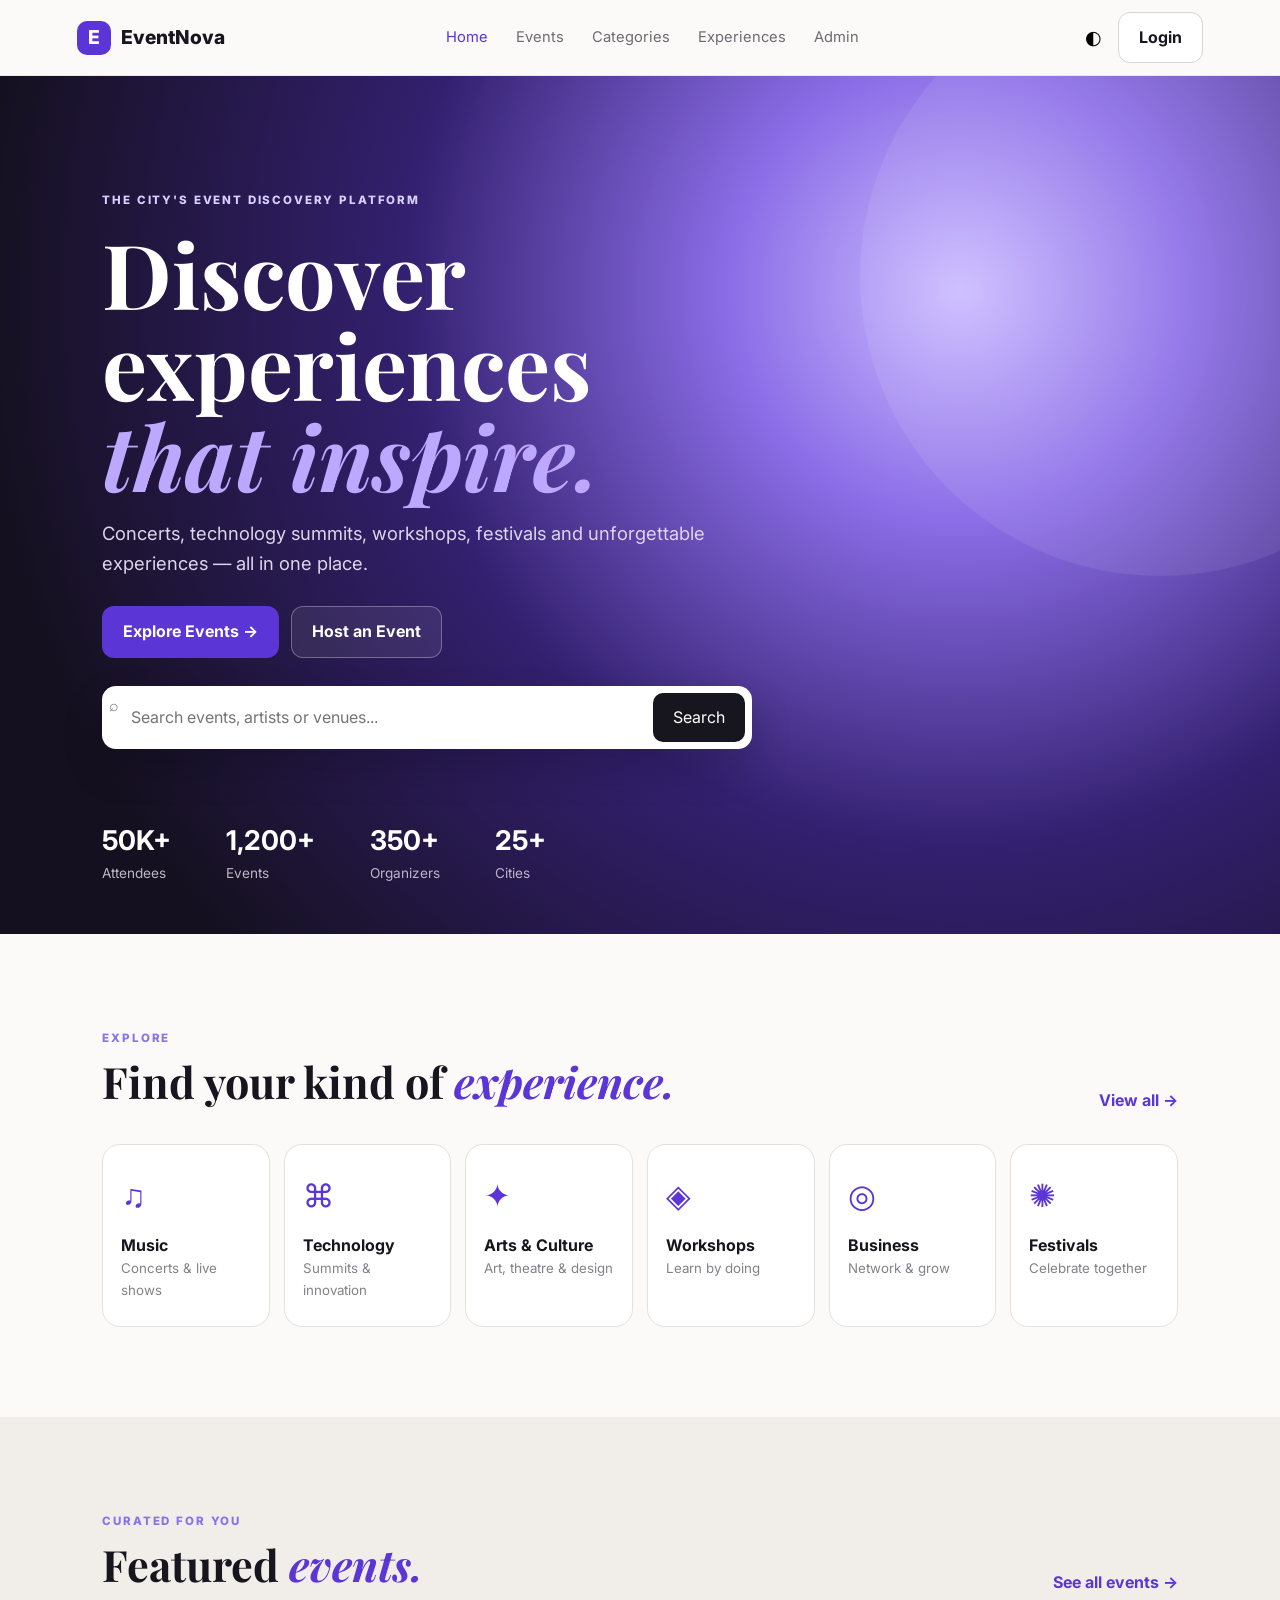
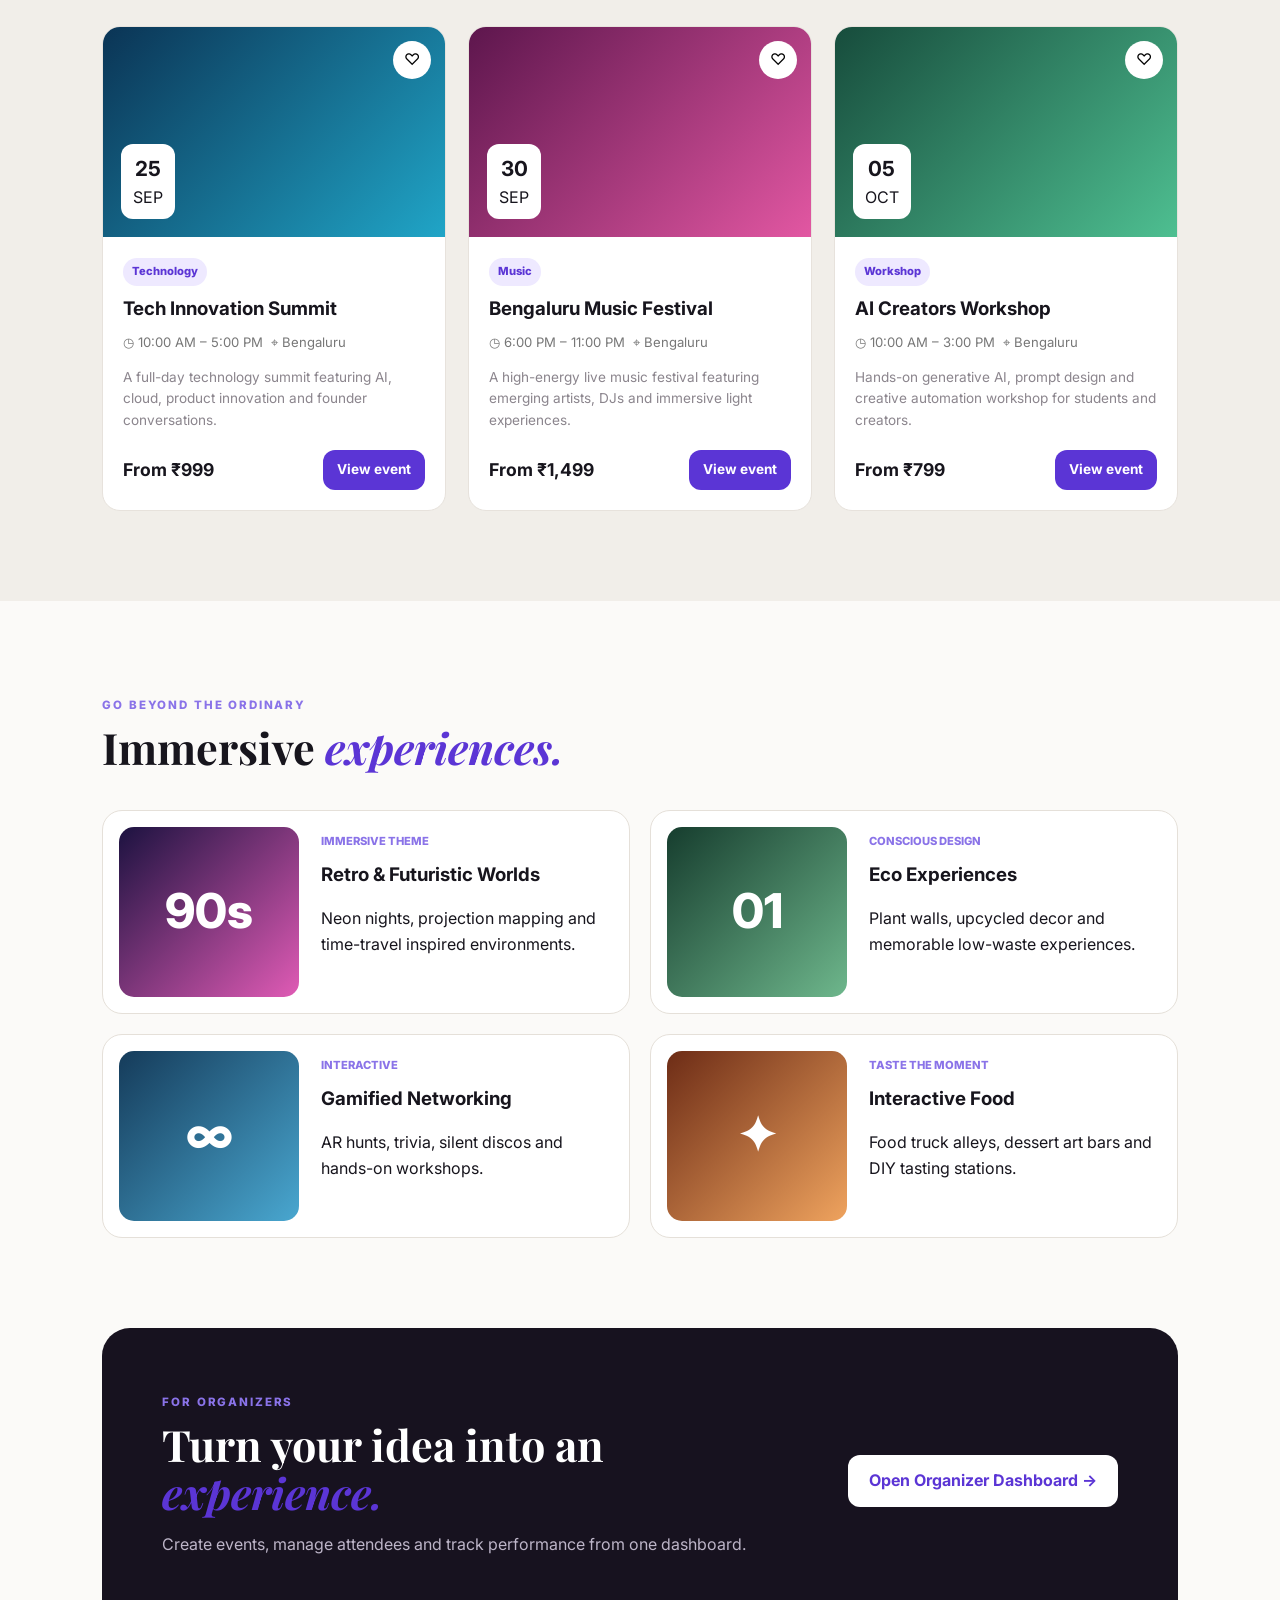
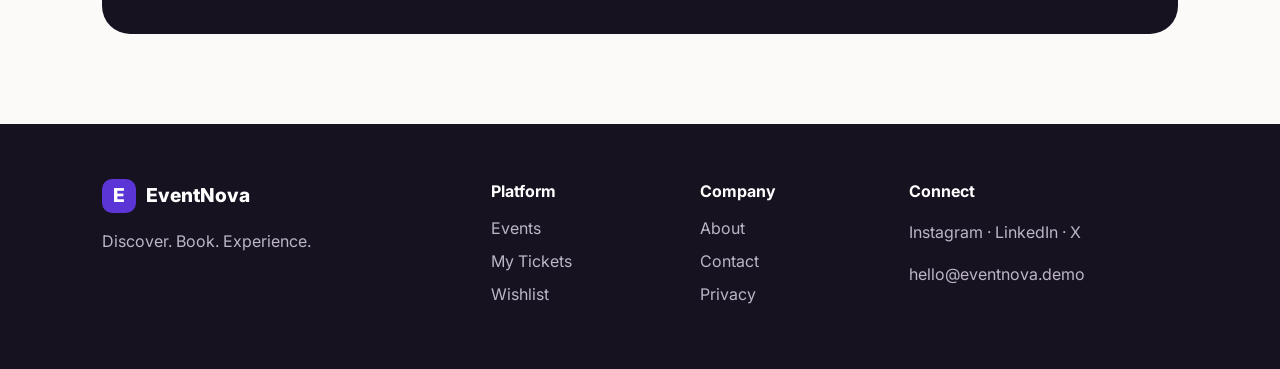
<file: index.html>
<!DOCTYPE html>
<html lang="en">
<head>
  <meta charset="UTF-8">
  <meta name="viewport" content="width=device-width, initial-scale=1.0">
  <title>EventNova — Discover. Book. Experience.</title>
  <meta name="description" content="EventNova is a modern event discovery and ticket booking platform.">
  <link rel="preconnect" href="https://fonts.googleapis.com">
  <link rel="preconnect" href="https://fonts.gstatic.com" crossorigin>
  <link href="https://fonts.googleapis.com/css2?family=Inter:wght@400;500;600;700;800&family=Playfair+Display:wght@700&display=swap" rel="stylesheet">
  <link rel="stylesheet" href="css/style.css">
  <link rel="stylesheet" href="css/responsive.css">
</head>
<body>
<header class="navbar">
  <a class="brand" href="index.html"><span class="brand-mark">E</span> EventNova</a>
  <nav id="mainNav">
    <a class="active" href="index.html">Home</a>
    <a href="events.html">Events</a>
    <a href="#categories">Categories</a>
    <a href="#experiences">Experiences</a>
    <a href="admin.html">Admin</a>
  </nav>
  <div class="nav-actions">
    <button class="icon-btn" id="themeToggle" title="Toggle dark mode">◐</button>
    <a class="btn btn-outline" href="login.html">Login</a>
    <button class="menu-btn" id="menuBtn">☰</button>
  </div>
</header>

<main>
<section class="hero">
  <div class="hero-content">
    <span class="eyebrow">THE CITY'S EVENT DISCOVERY PLATFORM</span>
    <h1>Discover experiences<br><em>that inspire.</em></h1>
    <p>Concerts, technology summits, workshops, festivals and unforgettable experiences — all in one place.</p>
    <div class="hero-actions">
      <a class="btn btn-primary" href="events.html">Explore Events →</a>
      <a class="btn btn-glass" href="events.html?type=host">Host an Event</a>
    </div>
    <div class="hero-search">
      <span>⌕</span><input id="homeSearch" placeholder="Search events, artists or venues..."><button onclick="searchFromHome()">Search</button>
    </div>
  </div>
  <div class="hero-stats">
    <div><strong>50K+</strong><span>Attendees</span></div>
    <div><strong>1,200+</strong><span>Events</span></div>
    <div><strong>350+</strong><span>Organizers</span></div>
    <div><strong>25+</strong><span>Cities</span></div>
  </div>
</section>

<section class="section" id="categories">
  <div class="section-head"><div><span class="eyebrow">EXPLORE</span><h2>Find your kind of <em>experience.</em></h2></div><a href="events.html">View all →</a></div>
  <div class="category-grid">
    <a class="category-card" href="events.html?category=Music"><span>♫</span><b>Music</b><small>Concerts & live shows</small></a>
    <a class="category-card" href="events.html?category=Technology"><span>⌘</span><b>Technology</b><small>Summits & innovation</small></a>
    <a class="category-card" href="events.html?category=Arts"><span>✦</span><b>Arts & Culture</b><small>Art, theatre & design</small></a>
    <a class="category-card" href="events.html?category=Workshop"><span>◈</span><b>Workshops</b><small>Learn by doing</small></a>
    <a class="category-card" href="events.html?category=Business"><span>◎</span><b>Business</b><small>Network & grow</small></a>
    <a class="category-card" href="events.html?category=Festival"><span>✺</span><b>Festivals</b><small>Celebrate together</small></a>
  </div>
</section>

<section class="section tinted">
  <div class="section-head"><div><span class="eyebrow">CURATED FOR YOU</span><h2>Featured <em>events.</em></h2></div><a href="events.html">See all events →</a></div>
  <div id="featuredEvents" class="event-grid"></div>
</section>

<section class="section" id="experiences">
  <div class="section-head"><div><span class="eyebrow">GO BEYOND THE ORDINARY</span><h2>Immersive <em>experiences.</em></h2></div></div>
  <div class="experience-grid">
    <article><div class="experience-art retro">90s</div><div><span>IMMERSIVE THEME</span><h3>Retro & Futuristic Worlds</h3><p>Neon nights, projection mapping and time-travel inspired environments.</p></div></article>
    <article><div class="experience-art eco">01</div><div><span>CONSCIOUS DESIGN</span><h3>Eco Experiences</h3><p>Plant walls, upcycled decor and memorable low-waste experiences.</p></div></article>
    <article><div class="experience-art social">∞</div><div><span>INTERACTIVE</span><h3>Gamified Networking</h3><p>AR hunts, trivia, silent discos and hands-on workshops.</p></div></article>
    <article><div class="experience-art food">✦</div><div><span>TASTE THE MOMENT</span><h3>Interactive Food</h3><p>Food truck alleys, dessert art bars and DIY tasting stations.</p></div></article>
  </div>
</section>

<section class="cta">
  <div><span class="eyebrow">FOR ORGANIZERS</span><h2>Turn your idea into an<br><em>experience.</em></h2><p>Create events, manage attendees and track performance from one dashboard.</p></div>
  <a class="btn btn-light" href="admin.html">Open Organizer Dashboard →</a>
</section>
</main>

<footer class="footer">
  <div><div class="brand footer-brand"><span class="brand-mark">E</span> EventNova</div><p>Discover. Book. Experience.</p></div>
  <div><b>Platform</b><a href="events.html">Events</a><a href="tickets.html">My Tickets</a><a href="wishlist.html">Wishlist</a></div>
  <div><b>Company</b><a href="#">About</a><a href="#">Contact</a><a href="#">Privacy</a></div>
  <div><b>Connect</b><p>Instagram · LinkedIn · X</p><p>hello@eventnova.demo</p></div>
</footer>
<script src="js/main.js"></script>
<script src="js/events.js"></script>
</body>
</html>
</file>
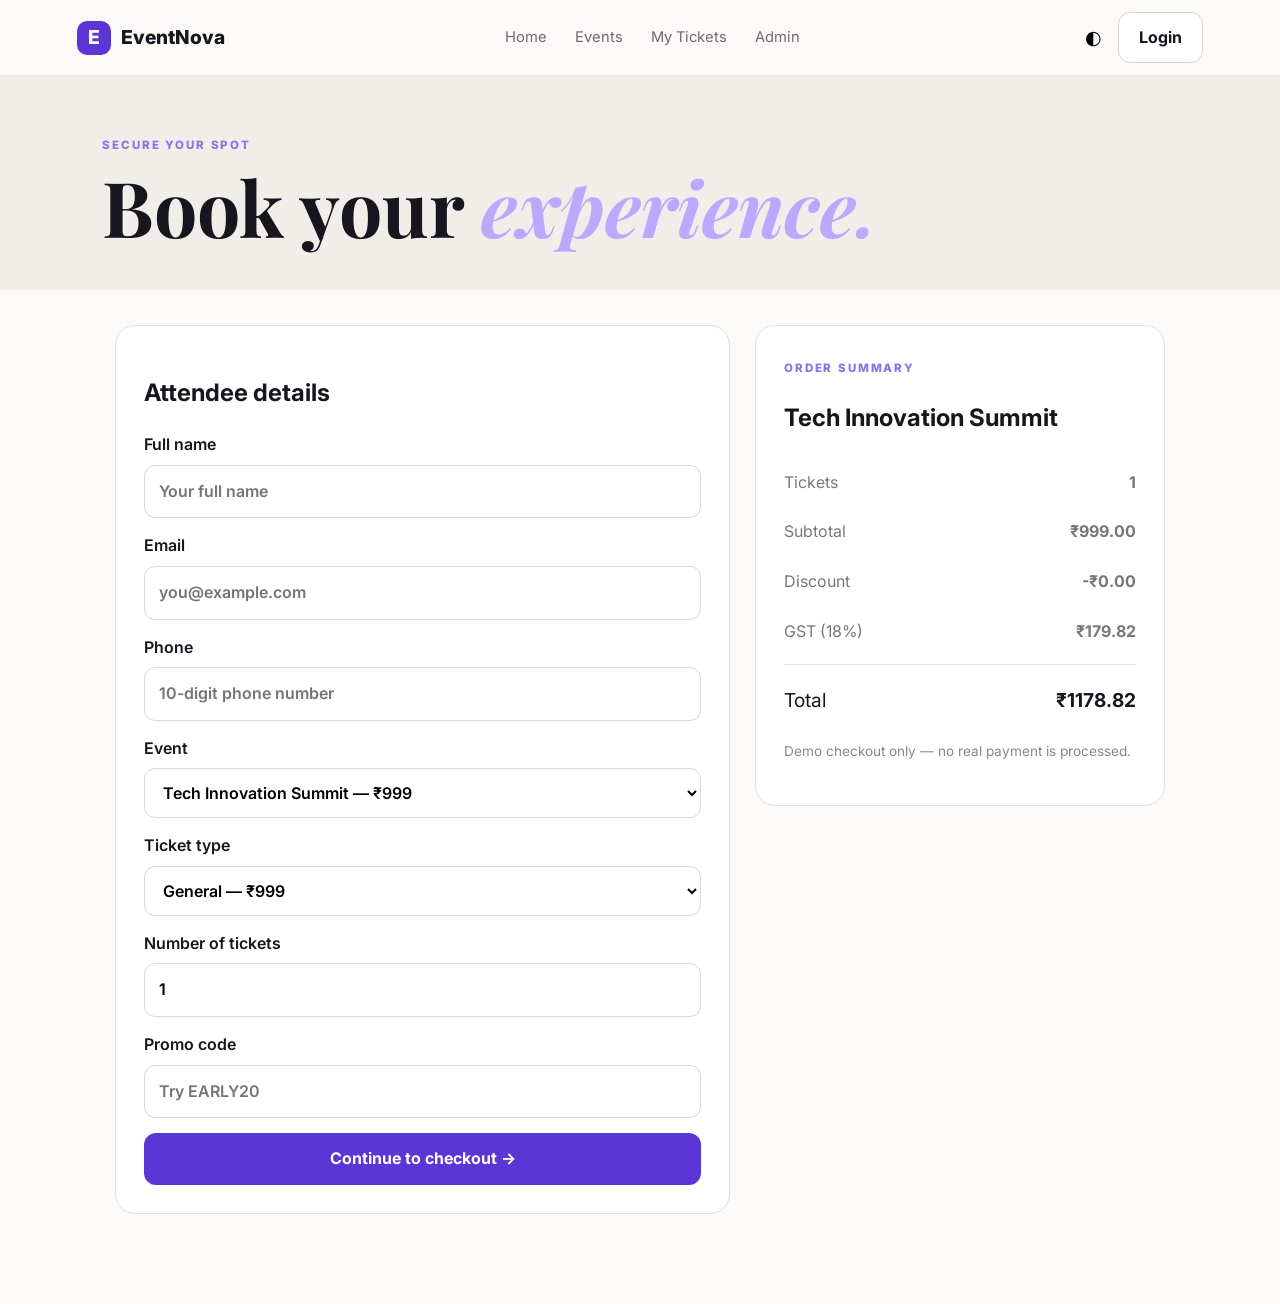
<file: booking.html>
<!DOCTYPE html>
<html lang="en"><head><meta charset="UTF-8"><meta name="viewport" content="width=device-width,initial-scale=1.0"><title>Book Tickets — EventNova</title>
<link rel="preconnect" href="https://fonts.googleapis.com"><link rel="preconnect" href="https://fonts.gstatic.com" crossorigin><link href="https://fonts.googleapis.com/css2?family=Inter:wght@400;500;600;700;800&family=Playfair+Display:wght@700&display=swap" rel="stylesheet"><link rel="stylesheet" href="css/style.css"><link rel="stylesheet" href="css/responsive.css"></head>
<body><header class="navbar"><a class="brand" href="index.html"><span class="brand-mark">E</span> EventNova</a><nav id="mainNav"><a href="index.html">Home</a><a href="events.html">Events</a><a href="tickets.html">My Tickets</a><a href="admin.html">Admin</a></nav><div class="nav-actions"><button class="icon-btn" id="themeToggle">◐</button><a class="btn btn-outline" href="login.html">Login</a><button class="menu-btn" id="menuBtn">☰</button></div></header>
<main><section class="page-hero small-hero"><span class="eyebrow">SECURE YOUR SPOT</span><h1>Book your <em>experience.</em></h1></section>
<section class="section compact"><div class="booking-layout"><form id="bookingForm" class="form-card"><h2>Attendee details</h2><label>Full name<input id="name" required placeholder="Your full name"></label><label>Email<input id="email" type="email" required placeholder="you@example.com"></label><label>Phone<input id="phone" required pattern="[0-9]{10}" placeholder="10-digit phone number"></label><label>Event<select id="eventSelect" required></select></label><label>Ticket type<select id="ticketType"><option value="999">General — ₹999</option><option value="1999">VIP — ₹1,999</option><option value="699">Student — ₹699</option></select></label><label>Number of tickets<input id="qty" type="number" min="1" max="10" value="1" required></label><label>Promo code<input id="promo" placeholder="Try EARLY20"></label><button class="btn btn-primary full" type="submit">Continue to checkout →</button></form>
<aside class="summary-card"><span class="eyebrow">ORDER SUMMARY</span><h2 id="summaryEvent">Select an event</h2><div class="summary-row"><span>Tickets</span><b id="summaryTickets">1</b></div><div class="summary-row"><span>Subtotal</span><b id="subtotal">₹999</b></div><div class="summary-row"><span>Discount</span><b id="discount">₹0</b></div><div class="summary-row"><span>GST (18%)</span><b id="tax">₹179.82</b></div><hr><div class="summary-row total"><span>Total</span><b id="total">₹1,178.82</b></div><p class="muted">Demo checkout only — no real payment is processed.</p></aside></div></section></main>
<script src="js/main.js"></script><script src="js/booking.js"></script></body></html>
</file>
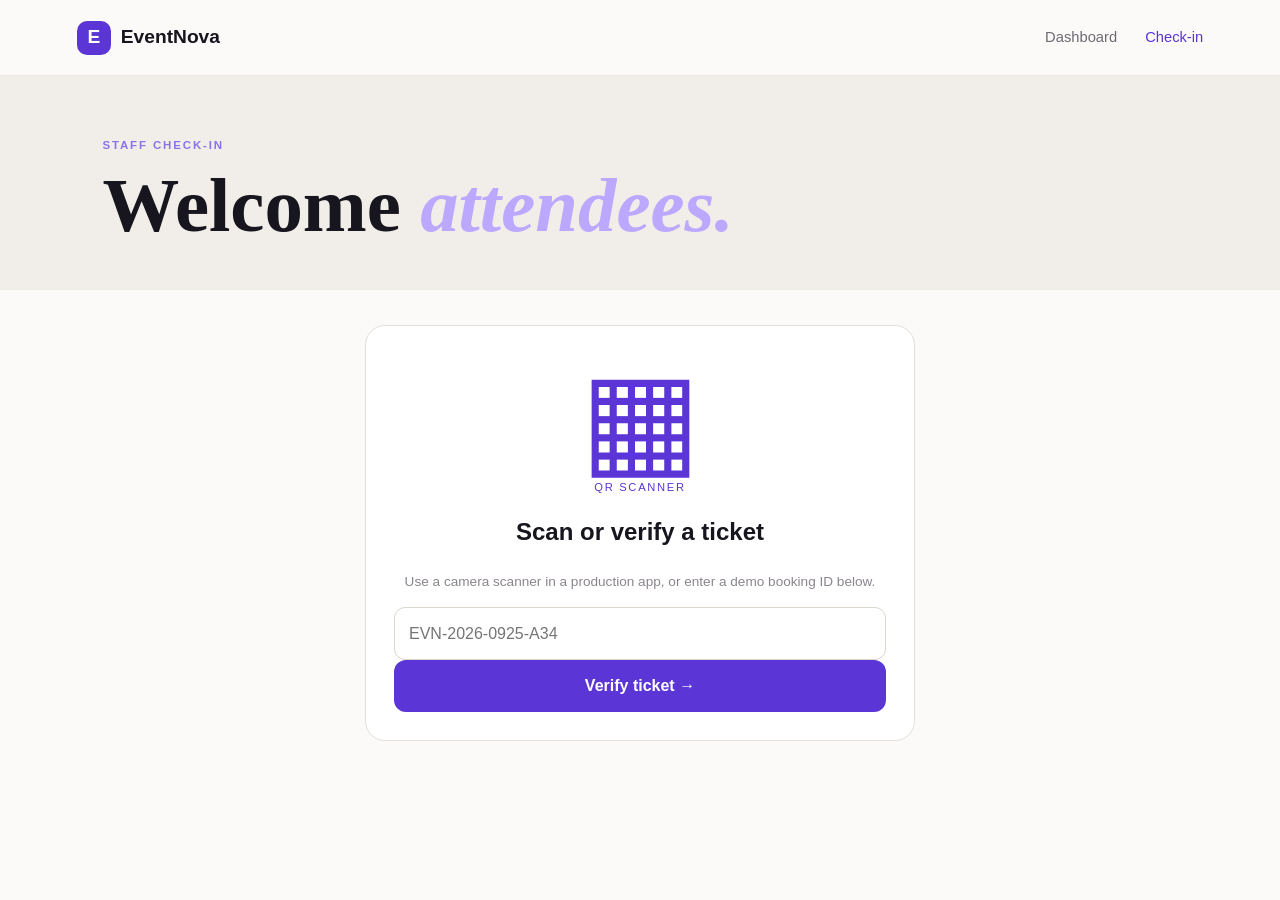
<file: checkin.html>
<!DOCTYPE html>
<html lang="en"><head><meta charset="UTF-8"><meta name="viewport" content="width=device-width,initial-scale=1.0"><title>Check-in — EventNova</title><link rel="stylesheet" href="css/style.css"><link rel="stylesheet" href="css/responsive.css"></head>
<body><header class="navbar"><a class="brand" href="index.html"><span class="brand-mark">E</span> EventNova</a><nav><a href="admin.html">Dashboard</a><a class="active" href="checkin.html">Check-in</a></nav></header><main><section class="page-hero small-hero"><span class="eyebrow">STAFF CHECK-IN</span><h1>Welcome <em>attendees.</em></h1></section><section class="section compact"><div class="checkin-card"><div class="scanner">▦<small>QR SCANNER</small></div><h2>Scan or verify a ticket</h2><p class="muted">Use a camera scanner in a production app, or enter a demo booking ID below.</p><input id="bookingCode" placeholder="EVN-2026-0925-A34"><button class="btn btn-primary full" onclick="verifyTicket()">Verify ticket →</button><div id="checkinResult"></div></div></section></main><script src="js/main.js"></script><script>function verifyTicket(){const code=document.getElementById('bookingCode').value.trim();document.getElementById('checkinResult').innerHTML=code?'<div class="verified"><b>✓ VALID TICKET</b><p>Guest: EventNova Demo Guest<br>Event: Tech Innovation Summit<br>Seat: A3</p><button class="btn btn-primary" onclick="this.innerText=\'✓ Checked in\';this.disabled=true">Check in attendee</button></div>':'<p class="error">Enter a booking ID.</p>';}</script></body></html>
</file>
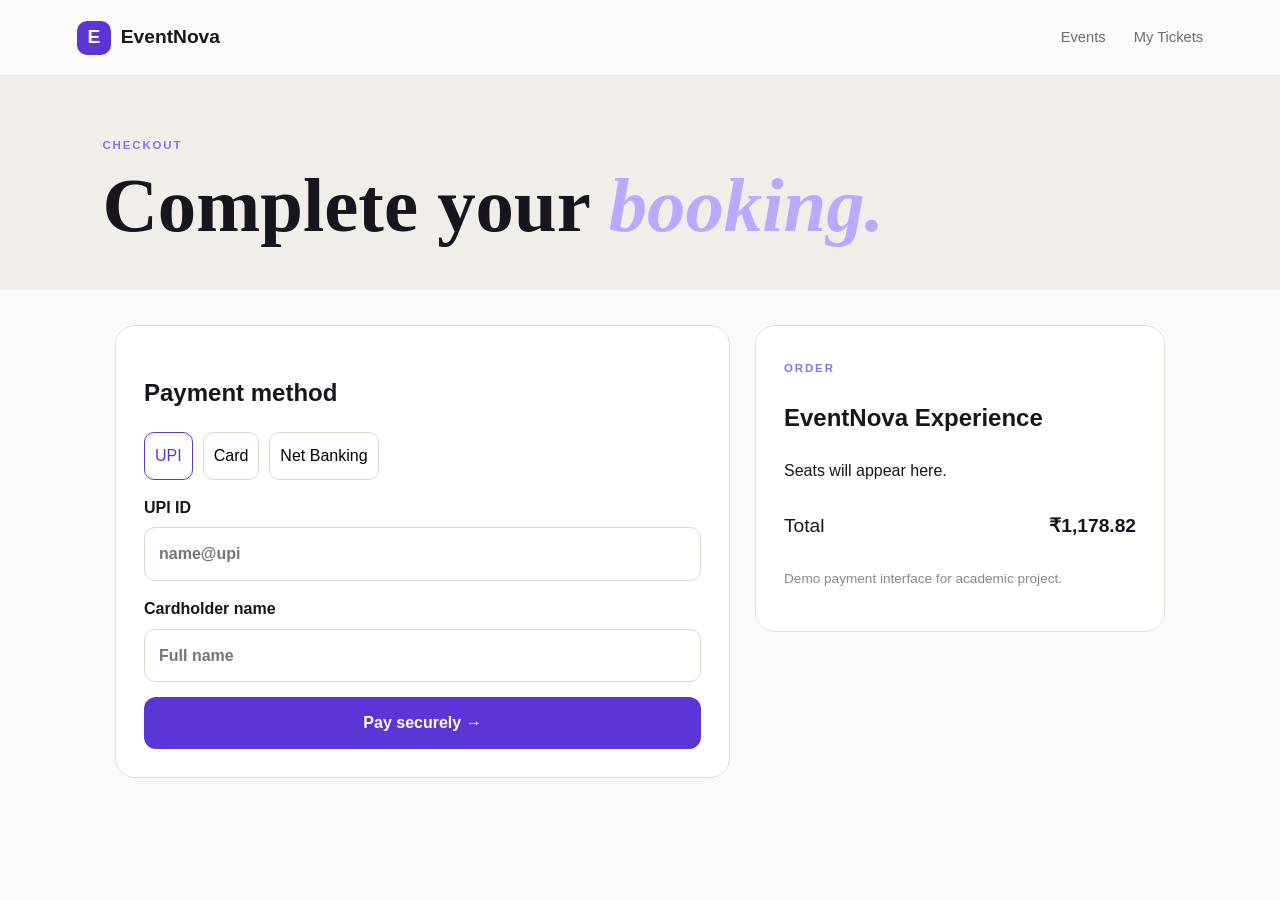
<file: checkout.html>
<!DOCTYPE html>
<html lang="en"><head><meta charset="UTF-8"><meta name="viewport" content="width=device-width,initial-scale=1.0"><title>Checkout — EventNova</title><link rel="stylesheet" href="css/style.css"><link rel="stylesheet" href="css/responsive.css"></head>
<body><header class="navbar"><a class="brand" href="index.html"><span class="brand-mark">E</span> EventNova</a><nav><a href="events.html">Events</a><a href="tickets.html">My Tickets</a></nav></header>
<main><section class="page-hero small-hero"><span class="eyebrow">CHECKOUT</span><h1>Complete your <em>booking.</em></h1></section><section class="section compact"><div class="booking-layout"><form id="paymentForm" class="form-card"><h2>Payment method</h2><div class="payment-options"><button type="button" class="pay-option active">UPI</button><button type="button" class="pay-option">Card</button><button type="button" class="pay-option">Net Banking</button></div><label>UPI ID<input placeholder="name@upi"></label><label>Cardholder name<input placeholder="Full name"></label><button class="btn btn-primary full">Pay securely →</button></form><aside class="summary-card"><span class="eyebrow">ORDER</span><h2 id="checkoutEvent">EventNova Experience</h2><p id="checkoutSeats">Seats will appear here.</p><div class="summary-row total"><span>Total</span><b id="checkoutTotal">₹1,178.82</b></div><p class="muted">Demo payment interface for academic project.</p></aside></div></section></main><script src="js/main.js"></script><script src="js/checkout.js"></script></body></html>
</file>
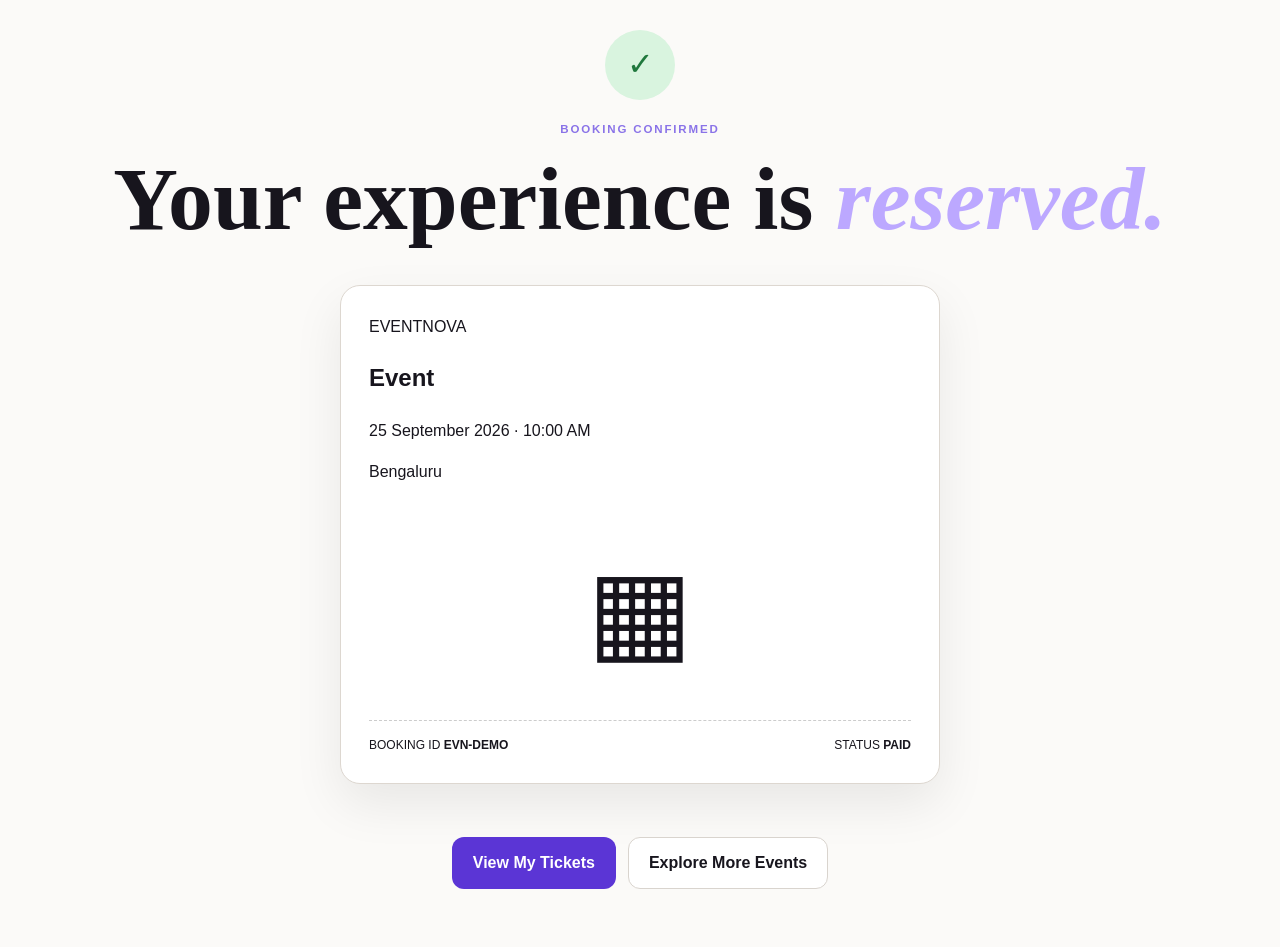
<file: confirmation.html>
<!DOCTYPE html>
<html lang="en"><head><meta charset="UTF-8"><meta name="viewport" content="width=device-width,initial-scale=1.0"><title>Booking Confirmed — EventNova</title><link rel="stylesheet" href="css/style.css"><link rel="stylesheet" href="css/responsive.css"></head>
<body><main class="confirmation"><div class="success-icon">✓</div><span class="eyebrow">BOOKING CONFIRMED</span><h1>Your experience is <em>reserved.</em></h1><div class="ticket"><div><span>EVENTNOVA</span><h2 id="confirmEvent">Event</h2><p id="confirmDate">25 September 2026 · 10:00 AM</p><p id="confirmVenue">Bengaluru</p></div><div class="qr">▦</div><div class="ticket-bottom"><span>BOOKING ID <b id="bookingId">EVN-DEMO</b></span><span>STATUS <b>PAID</b></span></div></div><div class="hero-actions"><a class="btn btn-primary" href="tickets.html">View My Tickets</a><a class="btn btn-outline" href="events.html">Explore More Events</a></div></main><script src="js/main.js"></script><script src="js/checkout.js"></script></body></html>
</file>
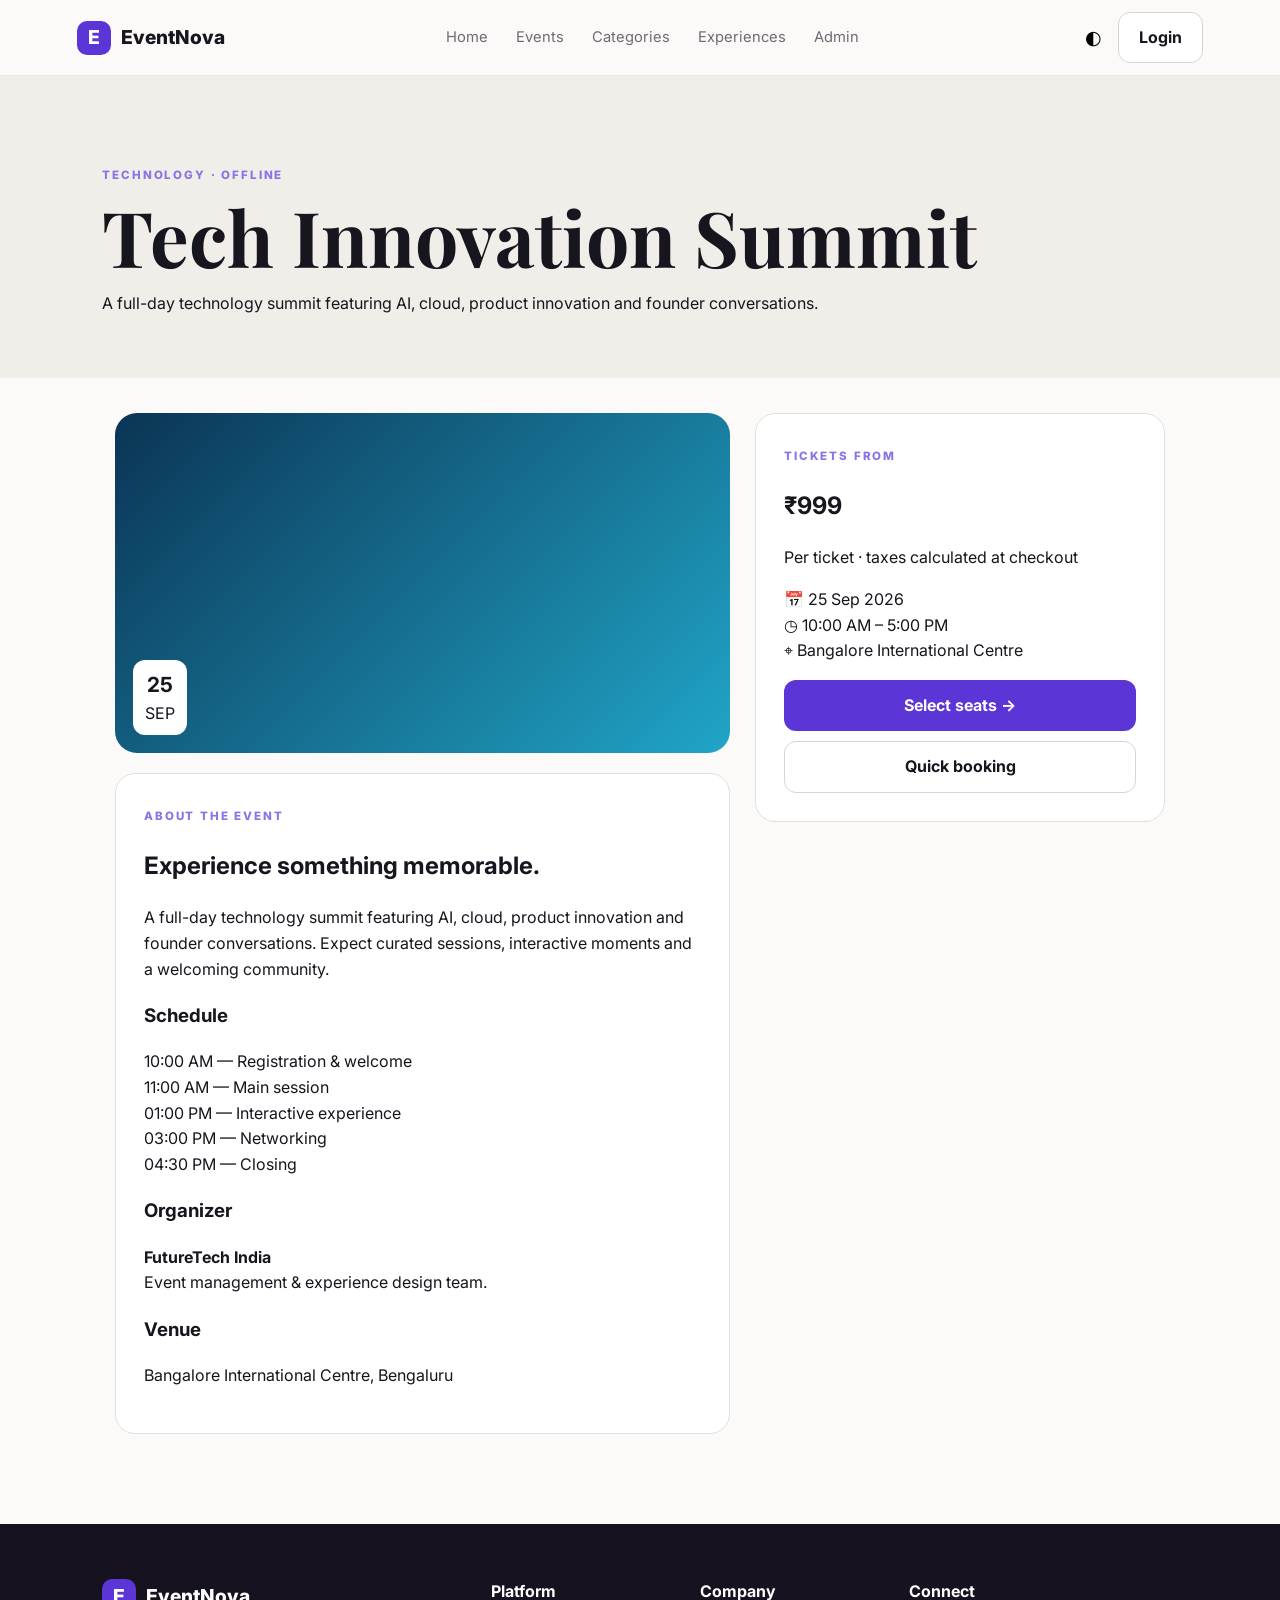
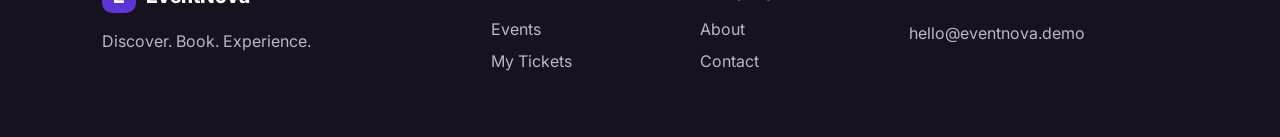
<file: event-details.html>
<!DOCTYPE html>
<html lang="en"><head><meta charset="UTF-8"><meta name="viewport" content="width=device-width,initial-scale=1.0"><title>Event Details — EventNova</title>
<link rel="preconnect" href="https://fonts.googleapis.com"><link rel="preconnect" href="https://fonts.gstatic.com" crossorigin><link href="https://fonts.googleapis.com/css2?family=Inter:wght@400;500;600;700;800&family=Playfair+Display:wght@700&display=swap" rel="stylesheet"><link rel="stylesheet" href="css/style.css"><link rel="stylesheet" href="css/responsive.css"></head>
<body><header class="navbar"><a class="brand" href="index.html"><span class="brand-mark">E</span> EventNova</a><nav id="mainNav"><a href="index.html">Home</a><a href="events.html">Events</a><a href="index.html#categories">Categories</a><a href="index.html#experiences">Experiences</a><a href="admin.html">Admin</a></nav><div class="nav-actions"><button class="icon-btn" id="themeToggle">◐</button><a class="btn btn-outline" href="login.html">Login</a><button class="menu-btn" id="menuBtn">☰</button></div></header>
<main id="details"></main><footer class="footer"><div><div class="brand footer-brand"><span class="brand-mark">E</span> EventNova</div><p>Discover. Book. Experience.</p></div><div><b>Platform</b><a href="events.html">Events</a><a href="tickets.html">My Tickets</a></div><div><b>Company</b><a href="#">About</a><a href="#">Contact</a></div><div><b>Connect</b><p>hello@eventnova.demo</p></div></footer>
<script src="js/main.js"></script><script src="js/events.js"></script></body></html>
</file>
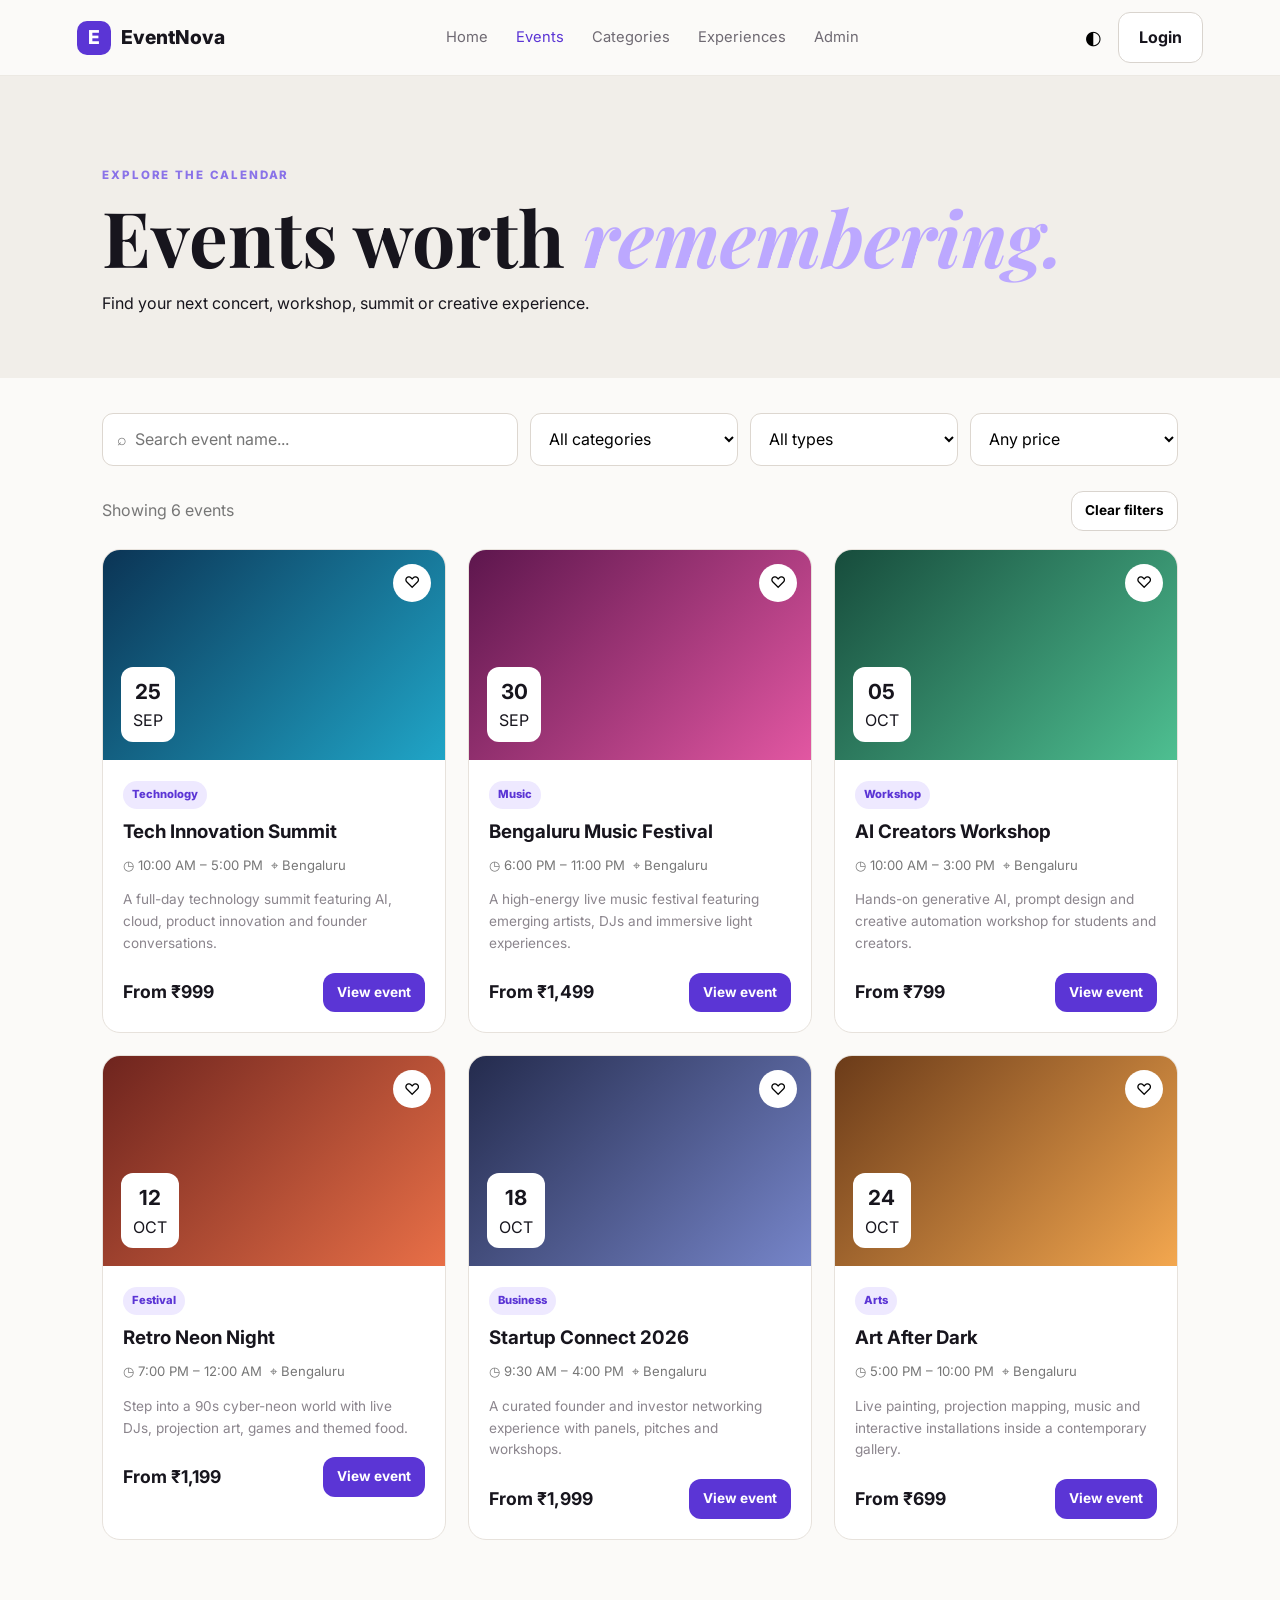
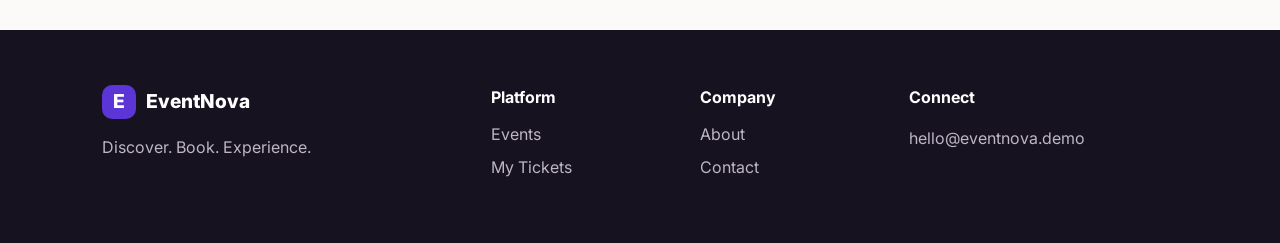
<file: events.html>
<!DOCTYPE html>
<html lang="en"><head><meta charset="UTF-8"><meta name="viewport" content="width=device-width,initial-scale=1.0">
<title>Events — EventNova</title><link rel="preconnect" href="https://fonts.googleapis.com"><link rel="preconnect" href="https://fonts.gstatic.com" crossorigin>
<link href="https://fonts.googleapis.com/css2?family=Inter:wght@400;500;600;700;800&family=Playfair+Display:wght@700&display=swap" rel="stylesheet">
<link rel="stylesheet" href="css/style.css"><link rel="stylesheet" href="css/responsive.css"></head>
<body><header class="navbar"><a class="brand" href="index.html"><span class="brand-mark">E</span> EventNova</a><nav id="mainNav"><a href="index.html">Home</a><a class="active" href="events.html">Events</a><a href="index.html#categories">Categories</a><a href="index.html#experiences">Experiences</a><a href="admin.html">Admin</a></nav><div class="nav-actions"><button class="icon-btn" id="themeToggle">◐</button><a class="btn btn-outline" href="login.html">Login</a><button class="menu-btn" id="menuBtn">☰</button></div></header>
<main><section class="page-hero"><span class="eyebrow">EXPLORE THE CALENDAR</span><h1>Events worth <em>remembering.</em></h1><p>Find your next concert, workshop, summit or creative experience.</p></section>
<section class="section compact"><div class="filters"><input id="searchInput" placeholder="⌕  Search event name..."><select id="categoryFilter"><option value="">All categories</option><option>Music</option><option>Technology</option><option>Arts</option><option>Workshop</option><option>Business</option><option>Festival</option></select><select id="typeFilter"><option value="">All types</option><option>Offline</option><option>Online</option></select><select id="priceFilter"><option value="">Any price</option><option value="1000">Under ₹1,000</option><option value="2000">Under ₹2,000</option><option value="5000">Under ₹5,000</option></select></div><div class="results-bar"><span id="resultCount"></span><button class="btn btn-outline small" onclick="clearFilters()">Clear filters</button></div><div id="eventList" class="event-grid"></div></section></main>
<footer class="footer"><div><div class="brand footer-brand"><span class="brand-mark">E</span> EventNova</div><p>Discover. Book. Experience.</p></div><div><b>Platform</b><a href="events.html">Events</a><a href="tickets.html">My Tickets</a></div><div><b>Company</b><a href="#">About</a><a href="#">Contact</a></div><div><b>Connect</b><p>hello@eventnova.demo</p></div></footer>
<script src="js/main.js"></script><script src="js/events.js"></script></body></html>
</file>
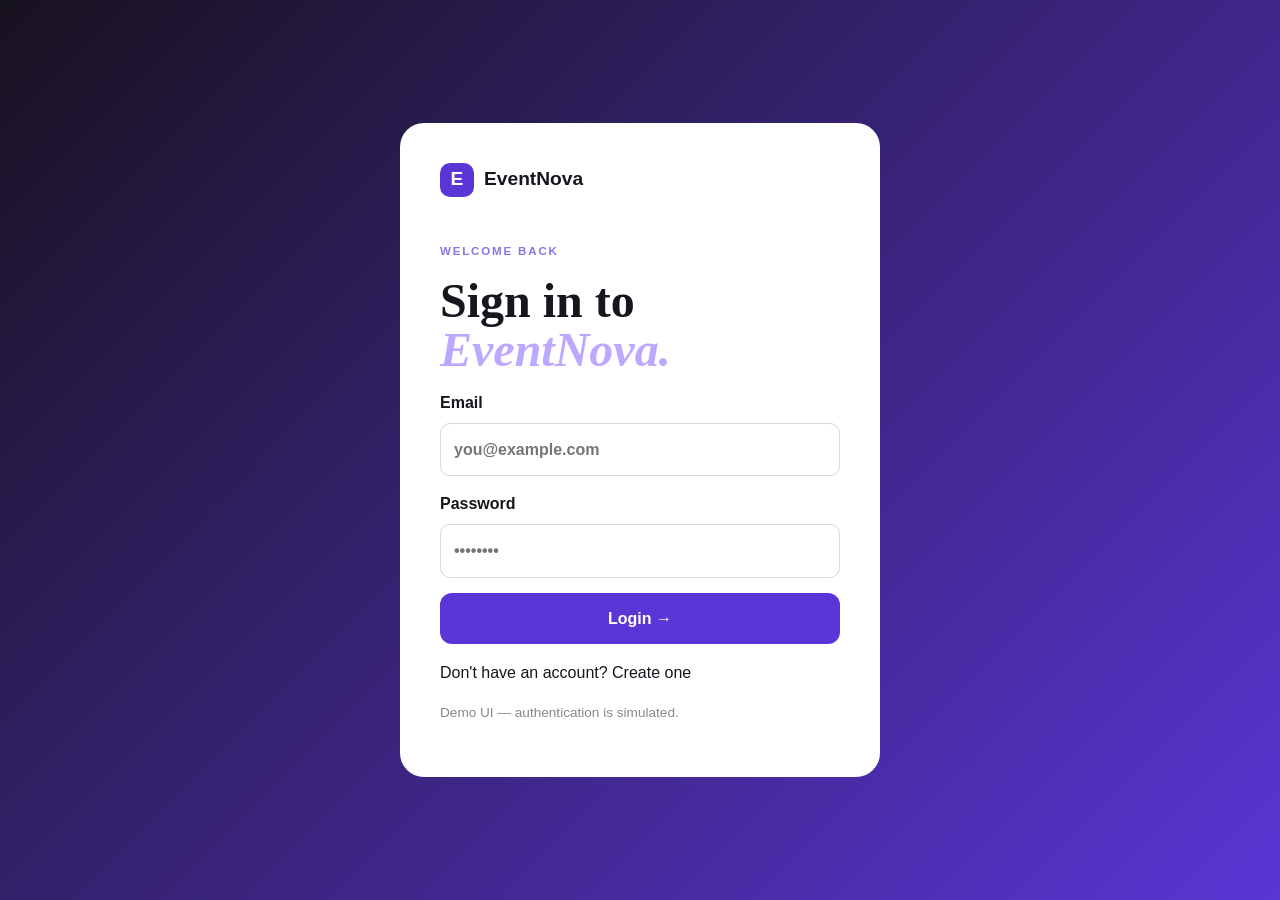
<file: login.html>
<!DOCTYPE html>
<html lang="en"><head><meta charset="UTF-8"><meta name="viewport" content="width=device-width,initial-scale=1.0"><title>Login — EventNova</title><link rel="stylesheet" href="css/style.css"><link rel="stylesheet" href="css/responsive.css"></head>
<body><main class="auth-page"><div class="auth-card"><a class="brand" href="index.html"><span class="brand-mark">E</span> EventNova</a><span class="eyebrow">WELCOME BACK</span><h1>Sign in to <em>EventNova.</em></h1><form onsubmit="demoLogin(event)"><label>Email<input type="email" required placeholder="you@example.com"></label><label>Password<input type="password" required placeholder="••••••••"></label><button class="btn btn-primary full">Login →</button></form><p>Don't have an account? <a href="signup.html">Create one</a></p><p class="muted">Demo UI — authentication is simulated.</p></div></main><script src="js/main.js"></script></body></html>
</file>
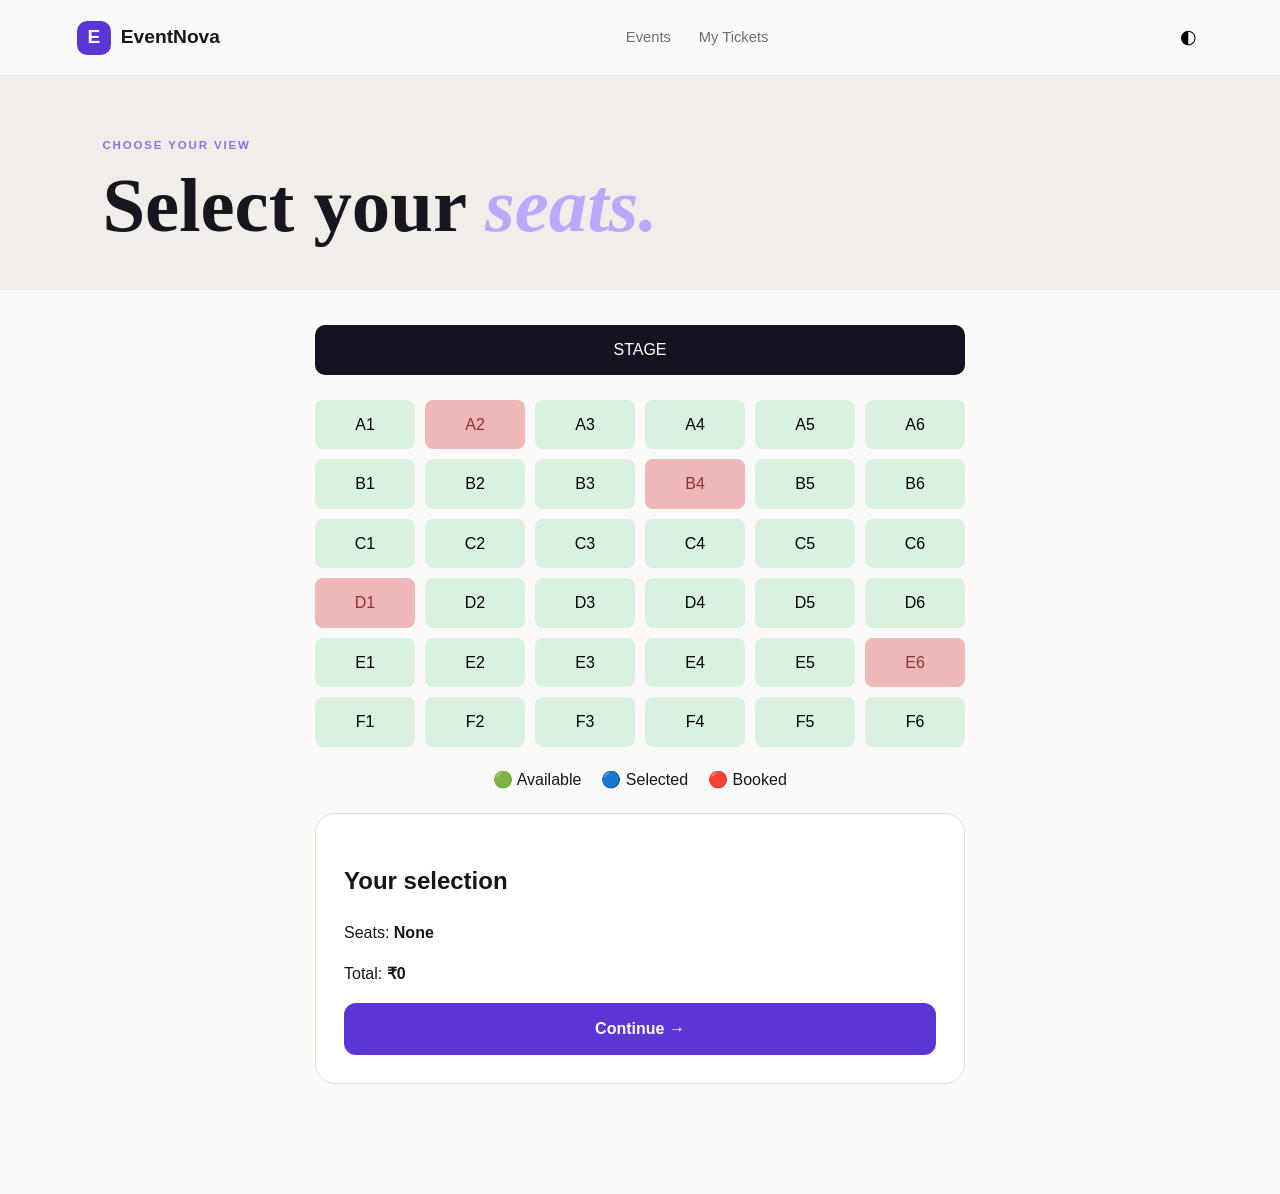
<file: seats.html>
<!DOCTYPE html>
<html lang="en"><head><meta charset="UTF-8"><meta name="viewport" content="width=device-width,initial-scale=1.0"><title>Seat Selection — EventNova</title><link rel="stylesheet" href="css/style.css"><link rel="stylesheet" href="css/responsive.css"></head>
<body><header class="navbar"><a class="brand" href="index.html"><span class="brand-mark">E</span> EventNova</a><nav><a href="events.html">Events</a><a href="tickets.html">My Tickets</a></nav><div class="nav-actions"><button class="icon-btn" id="themeToggle">◐</button></div></header>
<main><section class="page-hero small-hero"><span class="eyebrow">CHOOSE YOUR VIEW</span><h1>Select your <em>seats.</em></h1></section><section class="section compact"><div class="seat-layout"><div class="stage">STAGE</div><div id="seatMap" class="seat-map"></div><div class="seat-legend"><span>🟢 Available</span><span>🔵 Selected</span><span>🔴 Booked</span></div></div><div class="seat-summary summary-card"><h2>Your selection</h2><p>Seats: <b id="selectedSeats">None</b></p><p>Total: <b id="seatTotal">₹0</b></p><button class="btn btn-primary full" onclick="continueSeats()">Continue →</button></div></section></main><script src="js/main.js"></script><script src="js/seats.js"></script></body></html>
</file>
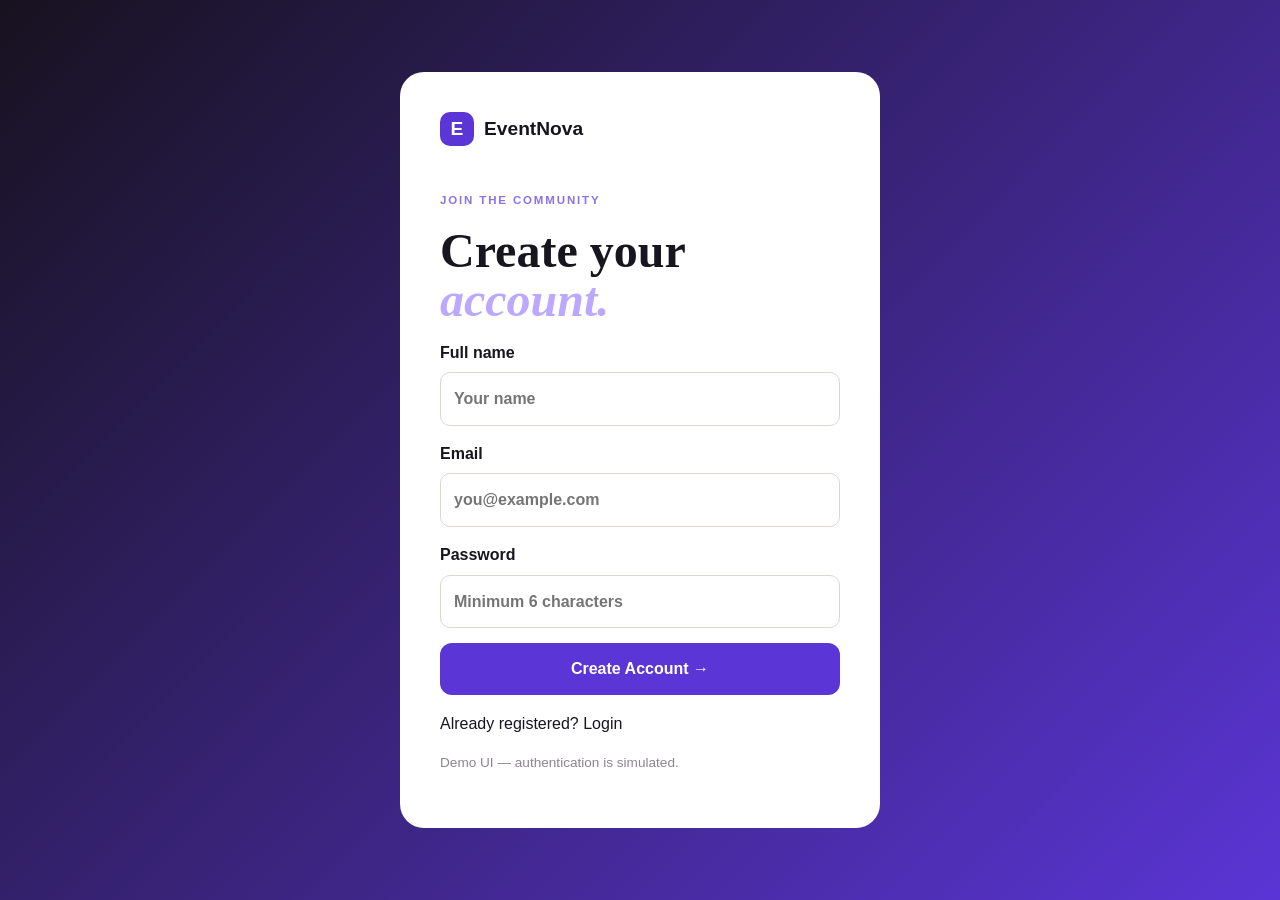
<file: signup.html>
<!DOCTYPE html>
<html lang="en"><head><meta charset="UTF-8"><meta name="viewport" content="width=device-width,initial-scale=1.0"><title>Signup — EventNova</title><link rel="stylesheet" href="css/style.css"><link rel="stylesheet" href="css/responsive.css"></head>
<body><main class="auth-page"><div class="auth-card"><a class="brand" href="index.html"><span class="brand-mark">E</span> EventNova</a><span class="eyebrow">JOIN THE COMMUNITY</span><h1>Create your <em>account.</em></h1><form onsubmit="demoSignup(event)"><label>Full name<input required placeholder="Your name"></label><label>Email<input type="email" required placeholder="you@example.com"></label><label>Password<input type="password" required minlength="6" placeholder="Minimum 6 characters"></label><button class="btn btn-primary full">Create Account →</button></form><p>Already registered? <a href="login.html">Login</a></p><p class="muted">Demo UI — authentication is simulated.</p></div></main><script src="js/main.js"></script></body></html>
</file>
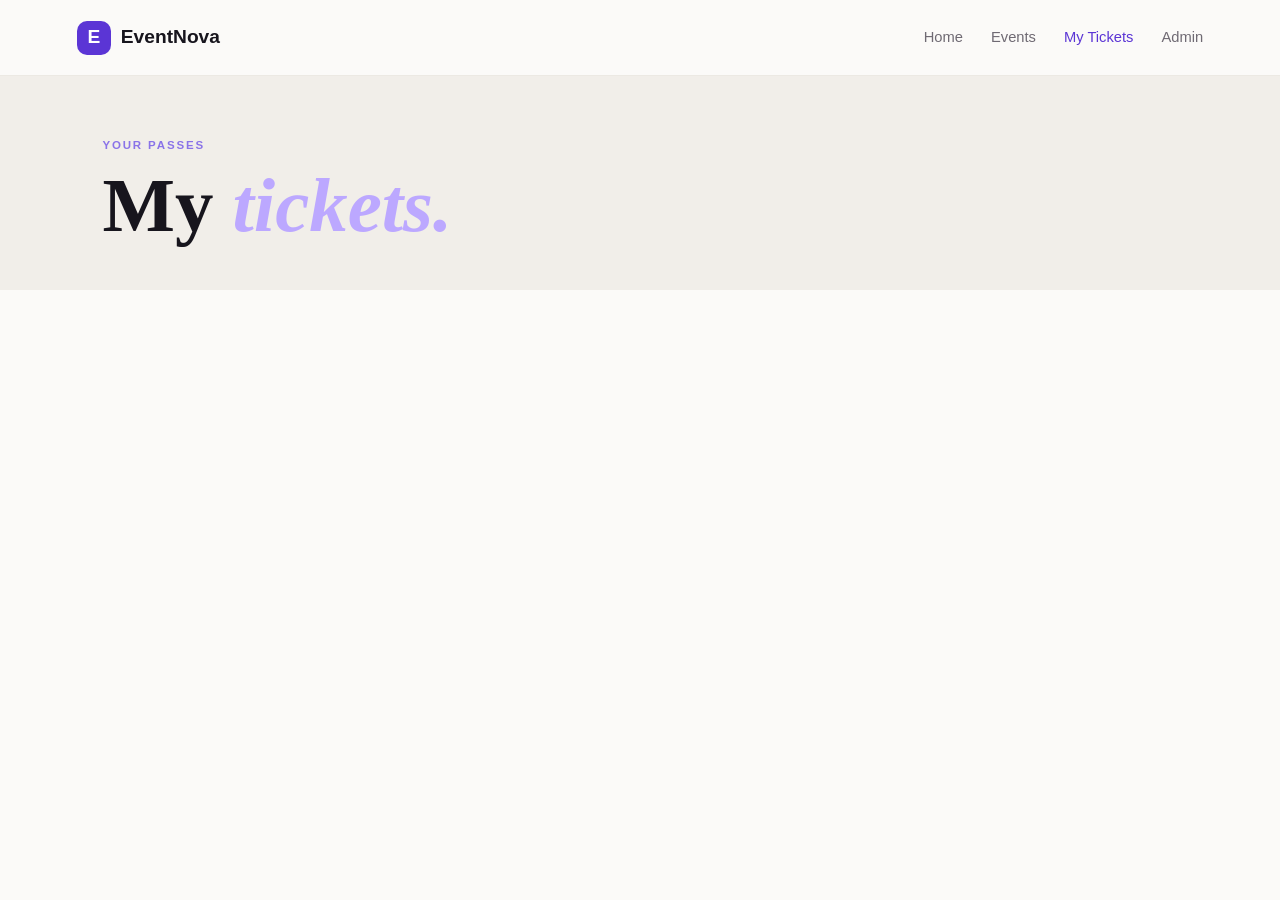
<file: tickets.html>
<!DOCTYPE html>
<html lang="en"><head><meta charset="UTF-8"><meta name="viewport" content="width=device-width,initial-scale=1.0"><title>My Tickets — EventNova</title><link rel="stylesheet" href="css/style.css"><link rel="stylesheet" href="css/responsive.css"></head>
<body><header class="navbar"><a class="brand" href="index.html"><span class="brand-mark">E</span> EventNova</a><nav><a href="index.html">Home</a><a href="events.html">Events</a><a class="active" href="tickets.html">My Tickets</a><a href="admin.html">Admin</a></nav></header><main><section class="page-hero small-hero"><span class="eyebrow">YOUR PASSES</span><h1>My <em>tickets.</em></h1></section><section class="section compact"><div id="ticketsList"></div></section></main><script src="js/main.js"></script><script src="js/booking.js"></script></body></html>
</file>
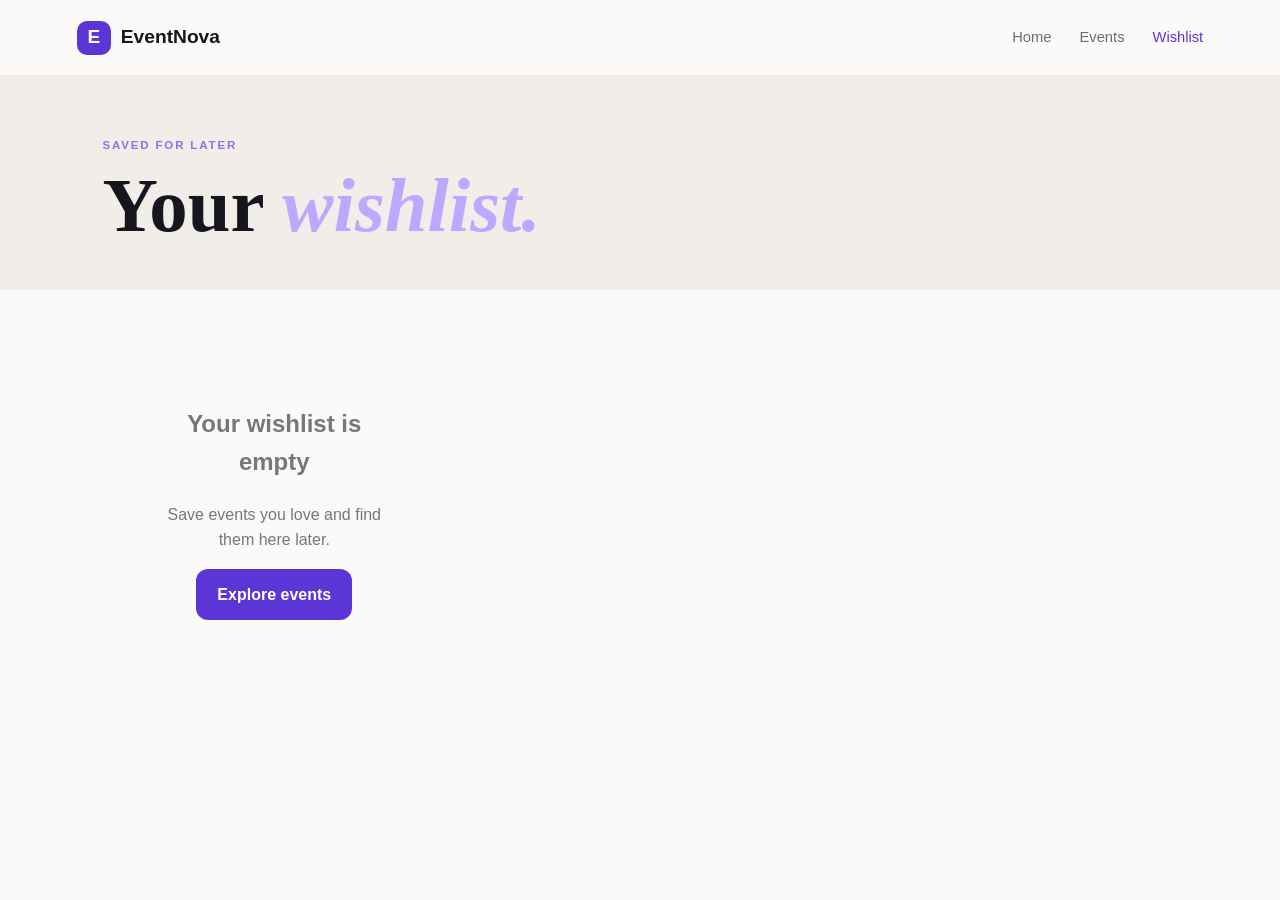
<file: wishlist.html>
<!DOCTYPE html>
<html lang="en"><head><meta charset="UTF-8"><meta name="viewport" content="width=device-width,initial-scale=1.0"><title>Wishlist — EventNova</title><link rel="stylesheet" href="css/style.css"><link rel="stylesheet" href="css/responsive.css"></head>
<body><header class="navbar"><a class="brand" href="index.html"><span class="brand-mark">E</span> EventNova</a><nav><a href="index.html">Home</a><a href="events.html">Events</a><a class="active" href="wishlist.html">Wishlist</a></nav></header><main><section class="page-hero small-hero"><span class="eyebrow">SAVED FOR LATER</span><h1>Your <em>wishlist.</em></h1></section><section class="section compact"><div id="wishlistList" class="event-grid"></div></section></main><script src="js/main.js"></script><script src="js/events.js"></script></body></html>
</file>
<file: css/style.css>
*{box-sizing:border-box}html{scroll-behavior:smooth}body{margin:0;font-family:Inter,Arial,sans-serif;color:#17151d;background:#fbfaf8;line-height:1.6}a{text-decoration:none;color:inherit}button,input,select{font:inherit}.navbar{height:76px;display:flex;align-items:center;justify-content:space-between;padding:0 6%;background:rgba(251,250,248,.9);backdrop-filter:blur(14px);position:sticky;top:0;z-index:20;border-bottom:1px solid #ece9e3}.brand{font-weight:800;font-size:1.2rem;display:flex;gap:10px;align-items:center}.brand-mark{display:grid;place-items:center;width:34px;height:34px;border-radius:10px;background:#5b35d5;color:#fff}.navbar nav{display:flex;gap:28px;font-size:.92rem;color:#6f6a73}.navbar nav a:hover,.navbar nav a.active{color:#5b35d5}.nav-actions{display:flex;gap:10px;align-items:center}.icon-btn,.menu-btn{border:0;background:transparent;cursor:pointer;font-size:1.2rem}.menu-btn{display:none}.btn{display:inline-flex;justify-content:center;align-items:center;padding:12px 20px;border-radius:12px;font-weight:700;border:1px solid transparent;cursor:pointer;transition:.2s}.btn-primary{background:#5b35d5;color:#fff}.btn-primary:hover{background:#4727b4;transform:translateY(-1px)}.btn-outline{border-color:#d9d4ce;background:#fff}.btn-outline:hover{border-color:#5b35d5;color:#5b35d5}.btn-glass{border-color:rgba(255,255,255,.3);color:#fff;background:rgba(255,255,255,.08)}.btn-light{background:#fff;color:#5b35d5}.btn.small{padding:8px 13px;font-size:.85rem}.btn.full{width:100%}.hero{min-height:690px;padding:110px 8% 50px;background:radial-gradient(circle at 75% 25%,#cbbcff 0,#8b6de7 20%,#33206f 48%,#15101f 85%);color:#fff;display:flex;flex-direction:column;justify-content:center;position:relative;overflow:hidden}.hero:after{content:"";position:absolute;width:600px;height:600px;border-radius:50%;background:rgba(255,255,255,.08);right:-180px;top:-100px}.hero-content{max-width:760px;position:relative;z-index:1}.eyebrow{font-size:.72rem;font-weight:800;letter-spacing:.16em;color:#8a73e8}.hero .eyebrow{color:#d8ceff}.hero h1,.page-hero h1,.auth-card h1,.confirmation h1{font-family:"Playfair Display",serif;font-size:clamp(3rem,7vw,6rem);line-height:1.02;margin:15px 0}.hero h1 em,.page-hero h1 em,.auth-card h1 em,.confirmation h1 em,h1 em{color:#bca8ff;font-style:italic}.hero p{max-width:650px;font-size:1.15rem;color:#ddd5eb}.hero-actions{display:flex;gap:12px;margin:28px 0}.hero-search{display:flex;max-width:650px;background:#fff;border-radius:14px;padding:7px;color:#777;box-shadow:0 18px 40px rgba(0,0,0,.2)}.hero-search input{flex:1;border:0;outline:0;padding:12px}.hero-search button{border:0;background:#17151d;color:#fff;border-radius:10px;padding:0 20px;cursor:pointer}.hero-stats{display:flex;gap:55px;margin-top:70px;position:relative;z-index:1}.hero-stats div{display:flex;flex-direction:column}.hero-stats strong{font-size:1.7rem}.hero-stats span{color:#bdb5c8;font-size:.85rem}.section{padding:90px 8%}.section.compact{padding-top:35px}.section.tinted{background:#f1eee9}.section-head{display:flex;justify-content:space-between;align-items:end;margin-bottom:30px}.section-head h2,.cta h2{font-family:"Playfair Display",serif;font-size:2.7rem;line-height:1.1;margin:8px 0}.section-head h2 em,.cta h2 em{color:#5b35d5}.section-head>a{color:#5b35d5;font-weight:700}.category-grid{display:grid;grid-template-columns:repeat(6,1fr);gap:14px}.category-card{padding:25px 18px;border:1px solid #e5e0d9;border-radius:18px;background:#fff;display:flex;flex-direction:column;transition:.25s}.category-card:hover{transform:translateY(-5px);box-shadow:0 15px 35px rgba(34,26,48,.09)}.category-card span{font-size:2rem;color:#5b35d5}.category-card b{margin-top:12px}.category-card small{color:#85808a}.event-grid{display:grid;grid-template-columns:repeat(3,1fr);gap:22px}.event-card{background:#fff;border:1px solid #e7e2dc;border-radius:18px;overflow:hidden;position:relative;transition:.25s}.event-card:hover{transform:translateY(-5px);box-shadow:0 18px 45px rgba(30,20,40,.1)}.event-image{height:210px;display:flex;align-items:end;padding:18px;color:#fff;background:linear-gradient(135deg,#21143f,#7854e6)}.event-image.music{background:linear-gradient(135deg,#5d164d,#e257a2)}.event-image.tech{background:linear-gradient(135deg,#0b3455,#20a5c7)}.event-image.art{background:linear-gradient(135deg,#6b3b19,#f3a74f)}.event-image.workshop{background:linear-gradient(135deg,#174c3c,#4ebf91)}.event-image.business{background:linear-gradient(135deg,#242b4d,#7685c9)}.event-image.festival{background:linear-gradient(135deg,#6e241e,#e86f47)}.event-image .date{background:#fff;color:#17151d;border-radius:12px;padding:8px 12px;text-align:center}.event-image .date b{display:block;font-size:1.3rem}.event-body{padding:20px}.event-body h3{margin:8px 0}.event-meta{display:flex;flex-wrap:wrap;gap:8px;color:#777;font-size:.82rem}.event-price{display:flex;justify-content:space-between;align-items:center;margin-top:18px}.event-price strong{font-size:1.1rem}.event-tag{display:inline-block;padding:5px 9px;border-radius:99px;background:#eee9ff;color:#5b35d5;font-size:.7rem;font-weight:800}.heart{position:absolute;right:14px;top:14px;border:0;background:#fff;border-radius:50%;width:38px;height:38px;cursor:pointer}.experience-grid{display:grid;grid-template-columns:repeat(2,1fr);gap:20px}.experience-grid article{display:grid;grid-template-columns:180px 1fr;gap:22px;border:1px solid #e5e0d9;background:#fff;padding:16px;border-radius:20px}.experience-art{border-radius:15px;min-height:170px;display:grid;place-items:center;font-size:3rem;font-weight:800;color:#fff}.experience-art.retro{background:linear-gradient(135deg,#1c1240,#e05bb5)}.experience-art.eco{background:linear-gradient(135deg,#163d2e,#6eb78c)}.experience-art.social{background:linear-gradient(135deg,#153b5a,#49a7d0)}.experience-art.food{background:linear-gradient(135deg,#6d2c16,#efa35e)}.experience-grid article span{font-size:.7rem;color:#8a73e8;font-weight:800}.experience-grid article h3{margin:8px 0}.cta{margin:0 8% 90px;padding:60px;border-radius:28px;background:#17121f;color:#fff;display:flex;justify-content:space-between;align-items:center;gap:30px}.cta p{color:#bdb5c8}.footer{padding:55px 8%;background:#17121f;color:#bdb5c8;display:grid;grid-template-columns:2fr 1fr 1fr 1.5fr;gap:30px}.footer-brand{color:#fff}.footer b{color:#fff;display:block;margin-bottom:12px}.footer a{display:block;margin:7px 0}.page-hero{padding:85px 8% 45px;background:#f1eee9}.page-hero h1{font-size:clamp(3rem,6vw,5rem);margin:10px 0}.small-hero{padding:55px 8% 35px}.filters{display:grid;grid-template-columns:2fr repeat(3,1fr);gap:12px}.filters input,.filters select,.form-card input,.form-card select,.checkin-card input{width:100%;border:1px solid #ddd7d0;background:#fff;padding:13px 14px;border-radius:11px;outline:0}.results-bar{display:flex;justify-content:space-between;align-items:center;margin:25px 0 18px;color:#777}.booking-layout{display:grid;grid-template-columns:1.2fr .8fr;gap:25px;max-width:1050px;margin:auto}.form-card,.summary-card,.checkin-card{background:#fff;border:1px solid #e4dfd8;border-radius:20px;padding:28px}.form-card label{display:block;font-weight:600;margin:15px 0}.form-card label input,.form-card label select{margin-top:7px}.summary-card{height:max-content;position:sticky;top:95px}.summary-row{display:flex;justify-content:space-between;padding:12px 0;color:#777}.summary-row.total{font-size:1.2rem;color:#17151d}.summary-card hr{border:0;border-top:1px solid #e5e0d9}.muted{color:#8b858d;font-size:.85rem}.payment-options{display:flex;gap:10px;margin:15px 0}.pay-option{border:1px solid #ddd7d0;background:#fff;border-radius:10px;padding:10px;cursor:pointer}.pay-option.active{border-color:#5b35d5;color:#5b35d5}.seat-layout{max-width:650px;margin:auto;text-align:center}.stage{background:#17121f;color:#fff;padding:12px;border-radius:10px;margin-bottom:25px}.seat-map{display:grid;grid-template-columns:repeat(6,1fr);gap:10px}.seat{border:0;padding:12px 5px;border-radius:8px;background:#d8f2df;cursor:pointer}.seat.selected{background:#5b35d5;color:#fff}.seat.booked{background:#efb8b8;color:#8b3333;cursor:not-allowed}.seat-legend{display:flex;justify-content:center;gap:20px;margin:20px}.seat-summary{max-width:650px;margin:20px auto}.confirmation{min-height:100vh;display:flex;flex-direction:column;align-items:center;justify-content:center;text-align:center;padding:30px}.success-icon{width:70px;height:70px;border-radius:50%;display:grid;place-items:center;background:#d9f4df;color:#20783d;font-size:2rem;margin-bottom:20px}.ticket{max-width:600px;width:100%;background:#fff;border:1px solid #ddd7d0;border-radius:20px;padding:28px;text-align:left;margin:25px 0;box-shadow:0 20px 50px rgba(0,0,0,.08)}.qr{font-size:7rem;text-align:center;padding:20px}.ticket-bottom{display:flex;justify-content:space-between;border-top:1px dashed #ccc;padding-top:15px;font-size:.75rem}.auth-page{min-height:100vh;display:grid;place-items:center;background:linear-gradient(135deg,#17121f,#5b35d5);padding:20px}.auth-card{background:#fff;max-width:480px;width:100%;padding:40px;border-radius:24px}.auth-card .brand{margin-bottom:40px}.auth-card form label{display:block;font-weight:600;margin:15px 0}.auth-card input{width:100%;padding:13px;border:1px solid #ddd7d0;border-radius:10px;margin-top:7px}.auth-card h1{font-size:3rem}.checkin-card{max-width:550px;margin:auto;text-align:center}.scanner{font-size:8rem;color:#5b35d5;line-height:1}.scanner small{display:block;font-size:.7rem;letter-spacing:.15em}.verified{margin-top:20px;padding:20px;border-radius:15px;background:#e9f7ed;text-align:left}.error{color:#b32929}body.dark{background:#121016;color:#eee}body.dark .navbar{background:rgba(18,16,22,.92);border-color:#2b2730}body.dark .section.tinted,body.dark .page-hero{background:#1b1820}body.dark .event-card,body.dark .category-card,body.dark .experience-grid article,body.dark .form-card,body.dark .summary-card,body.dark .ticket,body.dark .auth-card,body.dark .checkin-card{background:#1d1922;border-color:#332d39}body.dark .btn-outline,body.dark .pay-option,body.dark .filters input,body.dark .filters select,body.dark .form-card input,body.dark .form-card select,body.dark .checkin-card input{background:#1d1922;color:#eee;border-color:#3b3440}body.dark .footer{background:#0e0c11}.no-results{text-align:center;padding:60px;color:#777}
</file>
<file: css/responsive.css>
@media(max-width:1000px){.category-grid{grid-template-columns:repeat(3,1fr)}.event-grid{grid-template-columns:repeat(2,1fr)}.hero{padding-left:6%;padding-right:6%}.section{padding-left:6%;padding-right:6%}.footer{padding-left:6%;padding-right:6%}.navbar{padding:0 5%}.filters{grid-template-columns:1fr 1fr}.booking-layout{grid-template-columns:1fr}.summary-card{position:static}.cta{margin-left:6%;margin-right:6%}}@media(max-width:700px){.navbar nav{display:none;position:absolute;left:0;right:0;top:76px;background:#fff;padding:20px 6%;flex-direction:column;box-shadow:0 10px 20px rgba(0,0,0,.08)}body.dark .navbar nav{background:#1d1922}.navbar nav.open{display:flex}.menu-btn{display:block}.nav-actions .btn-outline{display:none}.hero{min-height:720px;padding-top:80px}.hero-stats{display:grid;grid-template-columns:1fr 1fr;gap:20px;margin-top:45px}.hero-search button{padding:0 12px}.section{padding-top:65px;padding-bottom:65px}.section-head{align-items:start;flex-direction:column;gap:10px}.category-grid,.event-grid,.experience-grid{grid-template-columns:1fr}.experience-grid article{grid-template-columns:100px 1fr}.experience-art{min-height:120px}.filters{grid-template-columns:1fr}.footer{grid-template-columns:1fr 1fr}.cta{margin-left:4%;margin-right:4%;padding:35px;flex-direction:column;align-items:flex-start}.seat-map{gap:6px}.seat{padding:9px 3px;font-size:.8rem}.seat-legend{font-size:.75rem;gap:8px}.auth-card{padding:28px}.page-hero h1{font-size:3rem}}@media(max-width:420px){.hero h1{font-size:2.8rem}.footer{grid-template-columns:1fr}.hero-actions{flex-direction:column}.hero-search{display:block;padding:7px}.hero-search input{width:100%}.hero-search button{width:100%;padding:11px;margin-top:5px}.ticket-bottom{flex-direction:column;gap:8px}}
</file>
